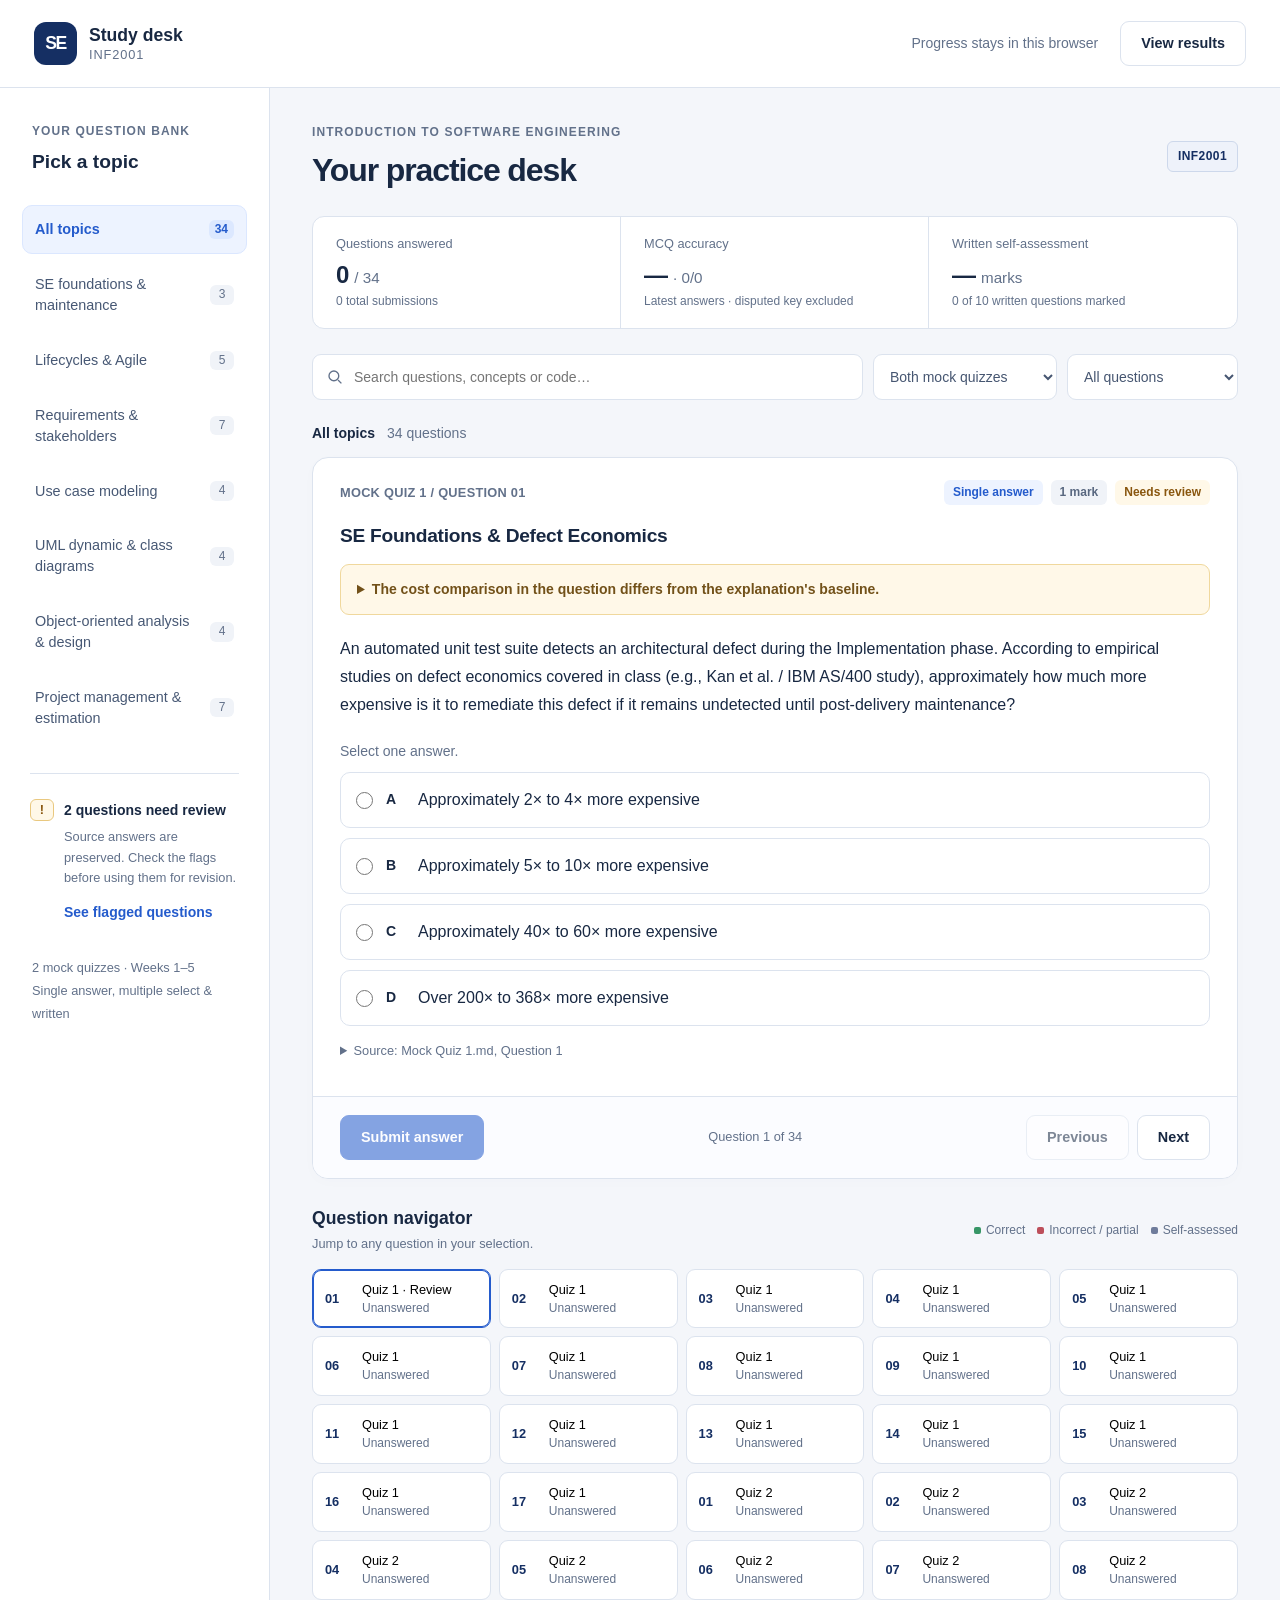
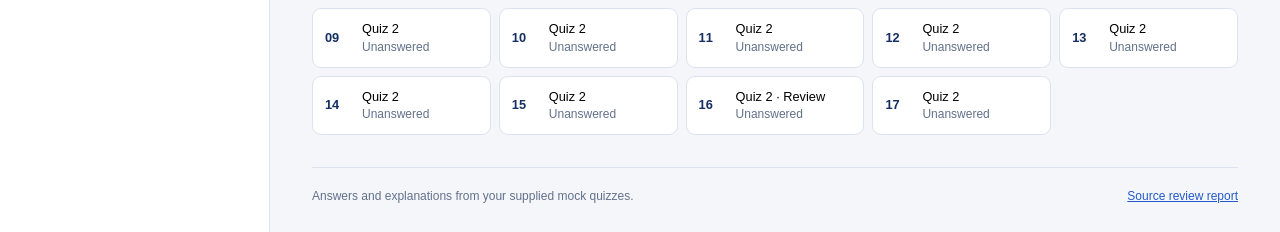
<file: INF2001-Quiz-Website/index.html>
<!doctype html>
<html lang="en">
<head>
  <meta charset="UTF-8">
  <meta name="viewport" content="width=device-width, initial-scale=1">
  <meta name="theme-color" content="#152f63">
  <meta name="description" content="INF2001 software engineering practice questions, source explanations, and browser-saved progress.">
  <title>INF2001 · Software Engineering Practice</title>
  <link rel="icon" href="favicon.svg" type="image/svg+xml">
  <link rel="stylesheet" href="styles.css">
  <script defer src="vendor/marked.umd.js"></script>
  <script defer src="data/question-data.js"></script>
  <script defer src="app.js"></script>
</head>
<body>
  <a class="skip-link" href="#workspace">Skip to practice</a>
  <header class="topbar">
    <a class="brand" href="./index.html"><span class="brand-icon" aria-hidden="true">SE</span><span>Study desk<span class="brand-sub">INF2001</span></span></a>
    <div class="top-actions"><span id="save-status" class="save-status" role="status">Progress stays in this browser</span><button id="results-toggle" class="button secondary">View results</button></div>
  </header>
  <div class="app-layout">
    <aside class="sidebar" aria-label="Practice topics">
      <div class="sidebar-heading"><p class="eyebrow">YOUR QUESTION BANK</p><h2>Pick a topic</h2></div>
      <nav id="topics" aria-label="Topics"></nav>
      <div class="sidebar-note"><span class="note-symbol" aria-hidden="true">!</span><div><strong>2 questions need review</strong><p>Source answers are preserved. Check the flags before using them for revision.</p><button id="review-filter" class="text-button">See flagged questions</button></div></div>
      <div class="sidebar-foot">2 mock quizzes · Weeks 1–5<br>Single answer, multiple select & written</div>
    </aside>
    <main id="workspace" tabindex="-1">
      <div class="page-heading"><div><p class="eyebrow">INTRODUCTION TO SOFTWARE ENGINEERING</p><h1 id="view-title">Your practice desk</h1></div><span class="module-label">INF2001</span></div>
      <section id="stats" class="stats" aria-label="Practice summary"></section>
      <section id="practice-view">
        <div class="filters">
          <label class="search-wrap"><span class="sr-only">Search questions</span><svg viewBox="0 0 24 24" aria-hidden="true"><circle cx="10.5" cy="10.5" r="6.5"/><path d="m16 16 4.5 4.5"/></svg><input id="search" type="search" placeholder="Search questions, concepts or code…" autocomplete="off"></label>
          <label><span class="sr-only">Question bank</span><select id="bank"><option value="all">Both mock quizzes</option><option value="1">Mock Quiz 1</option><option value="2">Mock Quiz 2</option></select></label>
          <label><span class="sr-only">Question status</span><select id="status-filter"><option value="all">All questions</option><option value="unanswered">Unanswered</option><option value="incorrect">Incorrect / partial</option><option value="review">Needs review</option></select></label>
        </div>
        <div class="scope-row"><div><strong id="scope-label">All topics</strong><span id="scope-count"></span></div><button class="text-button" id="clear-filters" hidden>Clear filters</button></div>
        <section id="question" class="question-card" aria-label="Current question"></section>
        <section class="directory" aria-label="Question navigator"><div class="directory-heading"><div><h2>Question navigator</h2><p>Jump to any question in your selection.</p></div><div class="legend"><span class="legend-correct">Correct</span><span class="legend-incorrect">Incorrect / partial</span><span class="legend-written">Self-assessed</span></div></div><div id="question-list" class="question-list"></div></section>
      </section>
      <section id="results-view" hidden aria-label="Results"></section>
      <footer class="main-footer"><span>Answers and explanations from your supplied mock quizzes.</span><a href="REVIEW.md" target="_blank" rel="noopener">Source review report</a></footer>
    </main>
  </div>
  <dialog id="reset-dialog"><h2>Clear all practice progress?</h2><p>This removes your drafts, answers, and attempt history from this browser.</p><div class="dialog-actions"><button id="cancel-reset" class="button secondary">Keep progress</button><button id="confirm-reset" class="button danger">Clear progress</button></div></dialog>
  <noscript><p class="noscript">Enable JavaScript to use this quiz. The original questions are in the sources folder.</p></noscript>
</body>
</html>
</file>
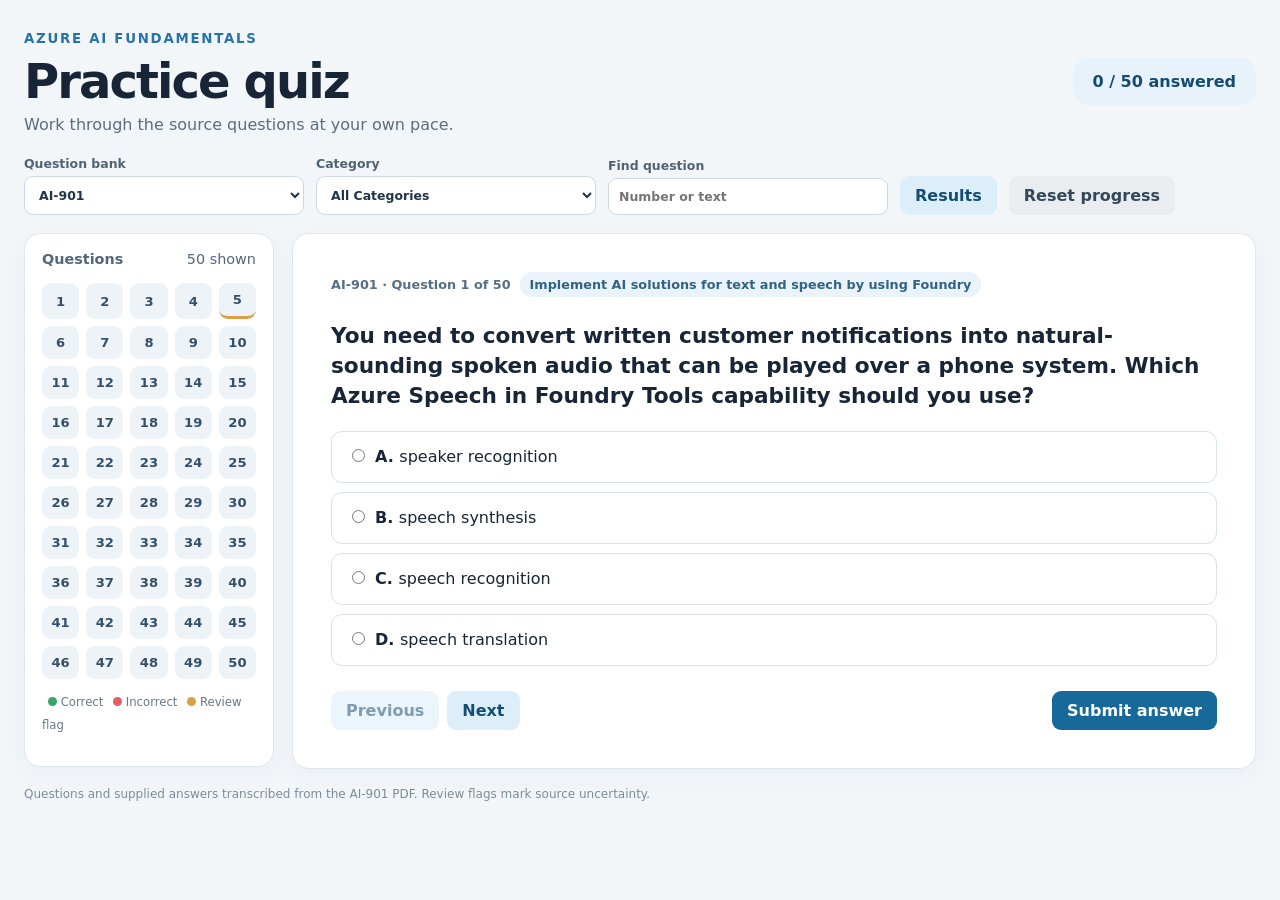
<file: quiz/index.html>
<!doctype html><html lang="en"><head><meta charset="utf-8"><meta name="viewport" content="width=device-width,initial-scale=1"><title>AI Fundamentals Practice Quiz</title><link rel="stylesheet" href="style.css"></head><body><main class="shell"><header><div><small>AZURE AI FUNDAMENTALS</small><h1>Practice quiz</h1><p>Work through the source questions at your own pace.</p></div><div class="score" id="score"></div></header><section class="toolbar" aria-label="Quiz controls"><label>Question bank<select id="bank"><option value="AI-901">AI-901</option><option value="AI-900">AI-900</option><option value="both">Both</option></select></label><label>Category<select id="category"></select></label><label>Find question<input id="search" type="search" placeholder="Number or text"></label><button id="results" class="secondary">Results</button><button id="reset" class="ghost">Reset progress</button></section><div class="layout"><aside aria-label="Question navigation"><div class="aside-title"><strong>Questions</strong><span id="count"></span></div><div id="nav" class="nav"></div><p class="legend"><i class="done"></i> Correct <i class="wrong"></i> Incorrect <i class="review"></i> Review flag</p></aside><section id="content" class="card" aria-live="polite"></section></div><footer>Questions and supplied answers transcribed from the AI-901 PDF. Review flags mark source uncertainty.</footer></main><script src="app.js" defer></script></body></html>
</file>
<file: INF2001-Quiz-Website/styles.css>
:root{--navy:#152f63;--blue:#245bcc;--blue-light:#edf3ff;--ink:#182842;--muted:#62718a;--border:#dce3ee;--bg:#f4f6fa;--green:#126345;--green-bg:#eaf7f0;--red:#a72c38;--red-bg:#fff0f1;--amber:#89560e;--amber-bg:#fff8e8;--radius:16px}
*{box-sizing:border-box}body{margin:0;background:var(--bg);font-family:Inter,-apple-system,BlinkMacSystemFont,"Segoe UI",sans-serif;color:var(--ink);font-size:16px;line-height:1.6}button,input,select,textarea{font:inherit}button,a,input,select,textarea{touch-action:manipulation}button{cursor:pointer}button:disabled{cursor:not-allowed;opacity:.55}a{color:var(--blue)}button,input,textarea,select,a{outline-offset:4px}button:focus-visible,input:focus-visible,select:focus-visible,textarea:focus-visible,a:focus-visible{outline:3px solid #477ff0}h1,h2,h3,p{margin-top:0}h1{font-size:clamp(1.65rem,3vw,2rem);line-height:1.25;letter-spacing:-.035em;margin-bottom:0}h2{font-size:1.1rem;line-height:1.4;margin-bottom:.7rem}h3{font-size:1rem}p{margin-bottom:1rem}[hidden]{display:none!important}.sr-only{position:absolute;width:1px;height:1px;padding:0;overflow:hidden;clip:rect(0,0,0,0);white-space:nowrap}.skip-link{position:absolute;left:10px;top:-100px;background:white;padding:10px;z-index:20}.skip-link:focus{top:10px}
.topbar{background:#fff;border-bottom:1px solid var(--border);min-height:88px;display:flex;align-items:center;justify-content:space-between;padding:16px 34px;gap:20px}.brand{display:flex;gap:12px;align-items:center;text-decoration:none;color:var(--ink);font-size:1.1rem;font-weight:750;line-height:1.3}.brand-icon{height:43px;width:43px;border-radius:12px;background:var(--navy);color:#fff;display:grid;place-items:center;letter-spacing:-.08em}.brand-sub{display:block;color:var(--muted);font-size:.8rem;font-weight:500;letter-spacing:.07em}.top-actions{display:flex;align-items:center;gap:22px}.save-status{font-size:.875rem;color:var(--muted)}.save-status.error{color:var(--red)}.button{background:var(--blue);color:#fff;border:1px solid var(--blue);border-radius:9px;padding:10px 20px;font-size:.9rem;font-weight:650;min-height:44px}.button:hover:not(:disabled){background:#194aa9}.button.secondary{background:white;color:var(--ink);border-color:var(--border)}.button.secondary:hover:not(:disabled){background:#f3f6fb}.button.danger{background:var(--red);border-color:var(--red)}.text-button{border:0;background:none;padding:3px 0;color:var(--blue);font-size:.875rem;font-weight:650;text-align:left}.text-button:hover{text-decoration:underline}
.app-layout{display:grid;grid-template-columns:270px minmax(0,1fr);max-width:1600px;margin:auto;min-height:calc(100vh - 88px)}.sidebar{padding:34px 22px;border-right:1px solid var(--border);background:#fff}.eyebrow{font-size:.75rem;font-weight:750;color:var(--muted);letter-spacing:.09em;margin-bottom:8px}.sidebar-heading{padding:0 10px 18px}.sidebar-heading h2{font-size:1.2rem}#topics{display:flex;flex-direction:column;gap:6px}.topic-button{border:1px solid transparent;display:flex;align-items:center;justify-content:space-between;gap:10px;background:transparent;border-radius:10px;padding:13px 12px;color:#475874;font-size:.9rem;text-align:left;line-height:1.45;width:100%}.topic-button.active{background:var(--blue-light);color:var(--blue);font-weight:700;border-color:#dbe7ff}.topic-button:hover{background:#f4f7fc}.topic-count{font-size:.75rem;min-width:24px;text-align:center;padding:1px 6px;background:#f0f3f8;border-radius:6px;color:var(--muted)}.active .topic-count{background:#dce8ff;color:var(--blue)}.sidebar-note{display:flex;align-items:flex-start;gap:10px;margin:30px 8px 0;border-top:1px solid var(--border);padding-top:25px;font-size:.8rem}.note-symbol{border:1px solid #e9c87f;background:var(--amber-bg);border-radius:6px;min-width:24px;text-align:center;color:var(--amber);font-weight:800}.sidebar-note strong{font-size:.875rem}.sidebar-note p{color:var(--muted);margin:6px 0 9px}.sidebar-foot{margin:30px 10px 0;color:var(--muted);font-size:.8rem;line-height:1.8}main{padding:35px 42px 25px;min-width:0}.page-heading{display:flex;justify-content:space-between;align-items:center;margin-bottom:26px;gap:20px}.module-label{border:1px solid #cdd8eb;background:#eef2fa;color:var(--navy);border-radius:6px;font-size:.75rem;font-weight:700;padding:5px 10px;letter-spacing:.035em}.stats{display:grid;grid-template-columns:repeat(3,minmax(0,1fr));border:1px solid var(--border);background:white;border-radius:12px;margin-bottom:25px;overflow:hidden}.stat{padding:17px 23px;border-right:1px solid var(--border)}.stat:last-child{border:0}.stat-label{color:var(--muted);font-size:.8rem}.stat-value{font-size:1.5rem;font-weight:750;line-height:1.25;margin:5px 0 2px;letter-spacing:-.035em}.stat-value small{color:var(--muted);font-size:.95rem;font-weight:450;letter-spacing:0}.stat-note{font-size:.75rem;color:var(--muted)}
.filters{display:flex;gap:10px;align-items:stretch}.filters label{min-width:0}.filters select,.search-wrap{border:1px solid var(--border);border-radius:9px;background:#fff;min-height:46px}.filters select{padding:9px 32px 9px 12px;width:100%;font-size:.875rem;color:#465671}.search-wrap{display:flex;align-items:center;flex:1;gap:10px;padding:0 13px}.search-wrap input{border:0;background:transparent;width:100%;min-width:0;padding:10px 0;font-size:.875rem;color:var(--ink)}.search-wrap svg{width:18px;height:18px;flex-shrink:0;fill:none;stroke:var(--muted);stroke-width:1.8}.scope-row{display:flex;justify-content:space-between;gap:10px;align-items:center;margin:22px 0 13px;font-size:.875rem}.scope-row strong{font-weight:650}#scope-count{color:var(--muted);margin-left:12px}.question-card{background:white;border:1px solid var(--border);border-radius:var(--radius);overflow:hidden;box-shadow:0 3px 14px #183a6a04}.card-meta{display:flex;justify-content:space-between;align-items:center;padding:22px 27px 0;gap:12px;flex-wrap:wrap}.question-id{font-size:.8rem;font-weight:700;color:var(--muted);letter-spacing:.02em}.badges{display:flex;gap:8px;flex-wrap:wrap}.badge{font-size:.75rem;font-weight:650;padding:3px 9px;border-radius:6px;background:#f0f3f8;color:#596880}.badge.type{background:var(--blue-light);color:var(--blue)}.badge.flag{color:var(--amber);background:var(--amber-bg)}.card-body{padding:17px 27px 24px}.question-title{font-size:1.2rem;line-height:1.45;letter-spacing:-.015em;margin:0 0 14px;overflow-wrap:anywhere}.markdown{line-height:1.75;overflow-wrap:anywhere}.markdown p:last-child{margin-bottom:0}.markdown ul,.markdown ol{padding-left:1.5em;margin:10px 0 17px}.markdown li{margin:5px 0}.markdown blockquote{margin:16px 0;padding:8px 18px;border-left:3px solid #becfee;background:#f6f8fc;color:#465774}.markdown blockquote p{margin:0}.markdown code{font-family:ui-monospace,SFMono-Regular,Consolas,monospace;font-size:.875em;background:#edf1f7;border-radius:4px;padding:2px 5px}.markdown pre{background:#142744;color:#edf4ff;border-radius:10px;padding:18px;overflow-x:auto;font-size:.875rem;line-height:1.65}.markdown pre code{background:none;color:inherit;padding:0;white-space:pre;overflow-wrap:normal}.table-wrap{overflow-x:auto;margin:18px 0}.markdown table{border-collapse:collapse;width:100%;font-size:.875rem}.markdown th{background:#edf3fc;text-align:left}.markdown th,.markdown td{border:1px solid var(--border);padding:9px 12px}.markdown h5{font-size:1rem;margin:20px 0 8px}.review-notice{background:var(--amber-bg);border:1px solid #f0d89d;border-radius:9px;padding:13px 16px;margin:0 0 20px;color:#725119;font-size:.875rem}.review-notice summary{cursor:pointer;font-weight:700}.review-notice p{margin:9px 0 0}.answer-instruction{font-size:.875rem;color:var(--muted);margin:21px 0 10px}.choices{display:grid;gap:10px}.choice{position:relative;border:1px solid var(--border);border-radius:10px;display:flex;align-items:flex-start;gap:13px;padding:13px 15px;cursor:pointer;line-height:1.6}.choice:hover{border-color:#9fb8e7;background:#f9fbff}.choice.selected{border-color:var(--blue);background:#f0f5ff}.choice.good{background:var(--green-bg);border-color:#7bbb9c}.choice.bad{background:var(--red-bg);border-color:#d7979b}.choice.locked{cursor:default}.choice input{margin:6px 0 0;accent-color:var(--blue);width:17px;height:17px;flex-shrink:0}.choice-key{font-weight:700;font-size:.875rem;min-width:19px;padding-top:2px}.choice-content{flex:1;min-width:0}.choice-content p{margin:0}.choice-feedback{font-size:.75rem;font-weight:700;white-space:nowrap;padding-top:3px}.good .choice-feedback{color:var(--green)}.bad .choice-feedback{color:var(--red)}.written-label{display:block;font-size:.9rem;font-weight:650;margin:20px 0 8px}.written-answer{width:100%;min-height:170px;padding:14px;border:1px solid var(--border);border-radius:9px;resize:vertical;color:var(--ink);line-height:1.7}.written-answer:disabled{background:#f6f8fb;color:#465671}.feedback{margin-top:23px;border-radius:11px;padding:19px 21px;background:#f4f7fc;border:1px solid var(--border)}.feedback.correct{border-color:#bbdec9;background:#f3fbf6}.feedback.incorrect{border-color:#edc3c6;background:#fff7f7}.feedback.review{background:var(--amber-bg);border-color:#efd8a5}.feedback-title{font-size:1.1rem;margin:0 0 5px}.feedback.correct .feedback-title{color:var(--green)}.feedback.incorrect .feedback-title{color:var(--red)}.feedback.review .feedback-title{color:var(--amber)}.feedback-sub{font-size:.875rem;margin-bottom:14px;color:var(--muted)}.feedback h4{font-size:.8rem;letter-spacing:.04em;text-transform:uppercase;margin:18px 0 8px;color:var(--muted)}.self-assessment{display:flex;gap:10px;align-items:center;flex-wrap:wrap;border-top:1px solid var(--border);padding-top:16px;margin-top:18px}.self-assessment label{font-size:.875rem}.self-assessment input{padding:8px 10px;border:1px solid var(--border);border-radius:7px;width:90px}.self-assessment .hint{font-size:.8rem;color:var(--muted)}.source-details{font-size:.8rem;margin-top:15px;color:var(--muted)}.source-details summary{cursor:pointer}.source-details .markdown{color:var(--ink);font-size:.875rem;margin-top:12px}.card-actions{display:flex;justify-content:space-between;align-items:center;gap:15px;padding:18px 27px;background:#fbfcff;border-top:1px solid var(--border);flex-wrap:wrap}.nav-buttons{display:flex;gap:8px}.position{font-size:.8rem;color:var(--muted);white-space:nowrap}.submit-error{font-size:.875rem;color:var(--red);margin:10px 0 0}.empty{text-align:center;padding:48px 25px}.empty h2{font-size:1.3rem}.empty p{color:var(--muted)}
.directory{margin-top:27px}.directory-heading{display:flex;align-items:center;justify-content:space-between;gap:20px;margin-bottom:14px}.directory-heading h2{margin:0}.directory-heading p{font-size:.8rem;color:var(--muted);margin:4px 0 0}.legend{display:flex;gap:12px;flex-wrap:wrap;font-size:.75rem;color:var(--muted)}.legend span:before{content:"";width:7px;height:7px;display:inline-block;border-radius:2px;margin-right:5px}.legend-correct:before{background:#379666}.legend-incorrect:before{background:#bd4f5a}.legend-written:before{background:#6f7c9b}.question-list{display:grid;grid-template-columns:repeat(auto-fill,minmax(170px,1fr));gap:8px}.question-link{display:flex;gap:9px;align-items:center;text-align:left;padding:11px 12px;background:white;border:1px solid var(--border);border-radius:9px;min-width:0;font-size:.8rem;line-height:1.4}.question-link:hover{border-color:#92acd8}.question-link.active{border-color:var(--blue);box-shadow:inset 0 0 0 1px var(--blue)}.question-link .q-number{min-width:28px;font-weight:750;color:var(--navy)}.question-link .q-status{color:var(--muted);font-size:.75rem}.question-link.correct{border-left:4px solid #379666}.question-link.incorrect,.question-link.partial{border-left:4px solid #bd4f5a}.question-link.self{border-left:4px solid #6f7c9b}.question-link.review{border-left:4px solid #ce9527}.main-footer{margin-top:32px;padding-top:19px;border-top:1px solid var(--border);display:flex;justify-content:space-between;gap:20px;color:var(--muted);font-size:.75rem}.main-footer a{white-space:nowrap}.results-card{background:white;border:1px solid var(--border);border-radius:var(--radius);padding:25px;margin-top:23px}.results-card p{font-size:.875rem;color:var(--muted)}.results-table-wrap{overflow:auto}.results-table{width:100%;border-collapse:collapse;font-size:.875rem}.results-table th{text-align:left;color:var(--muted);font-size:.75rem;font-weight:650;background:#f6f8fc}.results-table td,.results-table th{padding:13px 12px;border-bottom:1px solid var(--border)}.results-table tbody tr:last-child td{border:0}.results-actions{display:flex;gap:10px;flex-wrap:wrap;margin-top:22px}.attempt-item{border-top:1px solid var(--border);padding:13px 0;display:flex;gap:15px;justify-content:space-between;align-items:center;font-size:.875rem}.attempt-item:first-of-type{border-top:0}.attempt-item time{color:var(--muted);font-size:.8rem}.result-pill{font-size:.75rem;font-weight:650;background:#edf2fb;padding:3px 9px;border-radius:6px;white-space:nowrap}.result-pill.correct{color:var(--green);background:var(--green-bg)}.result-pill.incorrect{color:var(--red);background:var(--red-bg)}.result-pill.review{color:var(--amber);background:var(--amber-bg)}dialog{border:1px solid var(--border);border-radius:var(--radius);padding:30px;max-width:450px;width:calc(100% - 32px);box-shadow:0 20px 80px #18284233}dialog::backdrop{background:#14274477}.dialog-actions{display:flex;justify-content:flex-end;gap:10px;margin-top:24px}.noscript{padding:20px;color:var(--red)}
@media(min-width:1500px){main{padding-left:60px;padding-right:60px}}
@media(max-width:1050px){.app-layout{grid-template-columns:235px minmax(0,1fr)}main{padding:28px 25px}.sidebar{padding:28px 15px}.filters{flex-wrap:wrap}.search-wrap{flex-basis:100%}.filters>label:not(.search-wrap){flex:1}.directory-heading{align-items:flex-start;flex-direction:column;gap:10px}}
@media(max-width:760px){.topbar{padding:14px 18px;min-height:78px}.save-status{display:none}.top-actions{gap:10px}.brand{font-size:1rem}.brand-icon{width:38px;height:38px}.app-layout{display:block}.sidebar{border-right:0;border-bottom:1px solid var(--border);padding:16px 18px}.sidebar-heading,.sidebar-note,.sidebar-foot{display:none}#topics{flex-direction:row;overflow-x:auto;padding-bottom:5px;gap:8px}.topic-button{flex-shrink:0;width:auto;white-space:nowrap;padding:9px 12px;font-size:.8rem}.topic-count{display:none}main{padding:24px 18px}.page-heading{margin-bottom:22px}.page-heading .eyebrow{font-size:.7rem}.module-label{display:none}.stat{padding:13px 12px}.stat-value{font-size:1.25rem}.stat-label,.stat-note{font-size:.75rem}.stat-value small{font-size:.75rem}.stats{margin-bottom:20px}.filters select{font-size:.8rem}.card-meta{padding:19px 19px 0}.card-body{padding:15px 19px 21px}.question-title{font-size:1.1rem}.card-actions{padding:17px 19px}.position{order:3;flex-basis:100%;text-align:center}.choice{gap:9px;padding:12px}.choice-feedback{white-space:normal;font-size:.7rem;max-width:68px}.feedback{padding:16px}.main-footer{flex-direction:column;gap:7px}.results-card{padding:20px}.question-list{grid-template-columns:repeat(auto-fill,minmax(145px,1fr))}}
@media(prefers-reduced-motion:no-preference){.button,.topic-button,.choice{transition:background .15s,border-color .15s}}
</file>
<file: quiz/style.css>
:root{font-family:Inter,ui-sans-serif,system-ui,-apple-system,Segoe UI,sans-serif;color:#172536;background:#f3f6f9}*{box-sizing:border-box}body{margin:0}.shell{max-width:1320px;margin:auto;padding:28px 24px 48px}header{display:flex;justify-content:space-between;align-items:center;gap:20px;margin-bottom:22px}small{font-weight:800;letter-spacing:.13em;color:#2872ab}h1{font-size:clamp(2rem,4vw,3rem);letter-spacing:-.04em;margin:6px 0}header p{color:#5d6d7b;margin:0}.score{padding:14px 20px;background:#e8f2fa;border-radius:16px;font-weight:750;color:#154b73;white-space:nowrap}.toolbar{display:flex;flex-wrap:wrap;gap:12px;align-items:end;margin-bottom:18px}.toolbar label{display:grid;gap:5px;font-size:.78rem;color:#516272;font-weight:700}.toolbar select,.toolbar input{width:min(280px,80vw)}input,select,button{font:inherit}select,input[type=search]{border:1px solid #cdd9e2;background:#fff;border-radius:9px;padding:10px;color:#20344a}button{border:0;border-radius:9px;background:#176999;color:#fff;padding:10px 15px;cursor:pointer;font-weight:700}button:hover{filter:brightness(.94)}button:disabled{opacity:.55;cursor:not-allowed}.secondary{background:#dceefa;color:#154e73}.ghost{background:#e9edf0;color:#33495b}.layout{display:grid;grid-template-columns:250px minmax(0,1fr);gap:18px}aside,.card{background:#fff;border:1px solid #e0e7eb;border-radius:17px;box-shadow:0 7px 26px #19344d0a}aside{padding:17px;align-self:start;position:sticky;top:12px}.aside-title{display:flex;justify-content:space-between;font-size:.9rem;color:#53677a}.nav{display:grid;grid-template-columns:repeat(5,1fr);gap:7px;margin-top:16px;max-height:60vh;overflow:auto}.nav button{padding:9px 0;background:#eef3f7;color:#345069;font-size:.82rem}.nav button.active{outline:2px solid #1871a5}.nav button.done{background:#dcf5e7;color:#17683d}.nav button.wrong{background:#fde5e5;color:#a62d31}.nav button.review{border-bottom:3px solid #d9a044}.legend{font-size:.73rem;color:#697987;line-height:2}.legend i{display:inline-block;width:9px;height:9px;border-radius:50%;margin-left:6px}.legend .done{background:#39a46b}.legend .wrong{background:#df6164}.legend .review{background:#d9a044}.card{min-height:460px;padding:clamp(20px,4vw,38px)}.meta{display:flex;flex-wrap:wrap;align-items:center;gap:9px;color:#547087;font-size:.8rem;font-weight:700}.pill{border-radius:99px;padding:5px 10px;background:#eaf3f9;color:#316384}.flag{background:#fff0d5;color:#825513}.card h2{font-size:1.35rem;line-height:1.4;margin:24px 0 19px;white-space:pre-line}.choice,.row{display:block;border:1px solid #d7e2e9;border-radius:11px;margin:9px 0;padding:13px 15px;line-height:1.5}.choice{cursor:pointer}.choice:hover{background:#f5f9fc}.choice input{margin-right:10px;accent-color:#1876aa}.rows{display:grid;gap:14px}.row label{display:block;font-weight:650;margin-bottom:8px}.row select{max-width:100%;width:100%}.template{white-space:pre-wrap;overflow:auto;background:#f1f5f8;padding:18px;border-radius:11px;line-height:1.55}.actions{display:flex;justify-content:space-between;gap:8px;margin-top:25px;flex-wrap:wrap}.actions>div{display:flex;gap:8px}.feedback{margin-top:22px;padding:18px;border-radius:12px;white-space:pre-wrap;line-height:1.55}.feedback.correct{background:#e3f6e9;color:#155b35}.feedback.incorrect{background:#fff0ef;color:#8c292a}.feedback h3{margin:0 0 8px}.feedback p{margin:8px 0 0}.feedback .explain{color:#283c4c;margin-top:15px}.review-note{background:#fff7e8;border-left:3px solid #d9a044;padding:12px;margin-top:18px;color:#745322}.empty{color:#5f7182}.results-grid{display:grid;grid-template-columns:repeat(3,1fr);gap:12px}.results-grid div{background:#f0f6fa;border-radius:12px;padding:20px}.results-grid strong{font-size:2rem;display:block}.result-list{display:grid;grid-template-columns:repeat(auto-fill,minmax(90px,1fr));gap:8px;margin-top:20px}.result-list button{background:#edf4f8;color:#28516b}.result-list button.wrong{background:#fde5e5}.result-list button.done{background:#dcf5e7}footer{font-size:.75rem;color:#7d8c98;padding-top:18px}@media(max-width:820px){.layout{grid-template-columns:1fr}aside{position:static}.nav{grid-template-columns:repeat(10,1fr);max-height:none}.results-grid{grid-template-columns:1fr 1fr}}@media(max-width:470px){.nav{grid-template-columns:repeat(5,1fr)}.results-grid{grid-template-columns:1fr}.shell{padding:18px 12px}header{align-items:start;flex-direction:column}}

.source-gallery{display:grid;gap:12px;margin:15px 0}.source-gallery img{max-width:100%;height:auto;border:1px solid #d7e2e9;border-radius:9px;background:white}.feedback.manual{background:#eaf3f9;color:#284a65}
</file>
